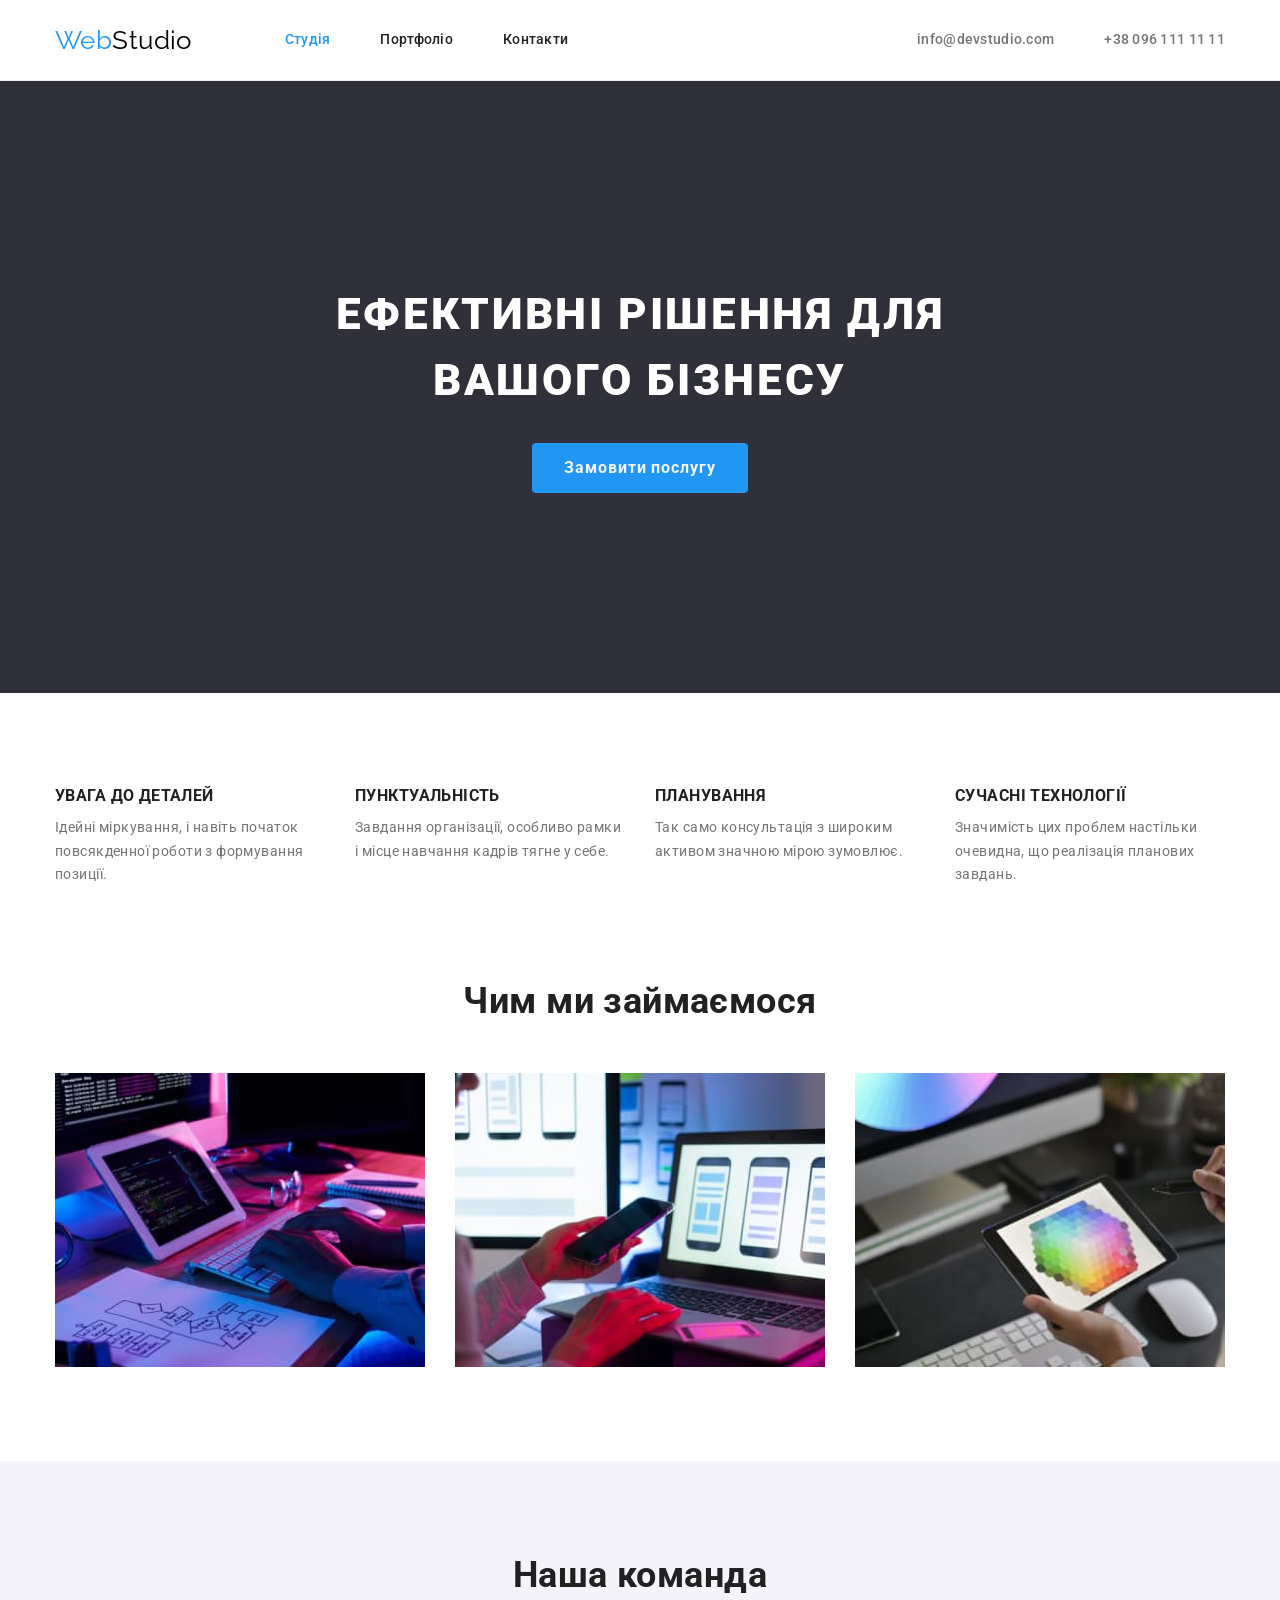
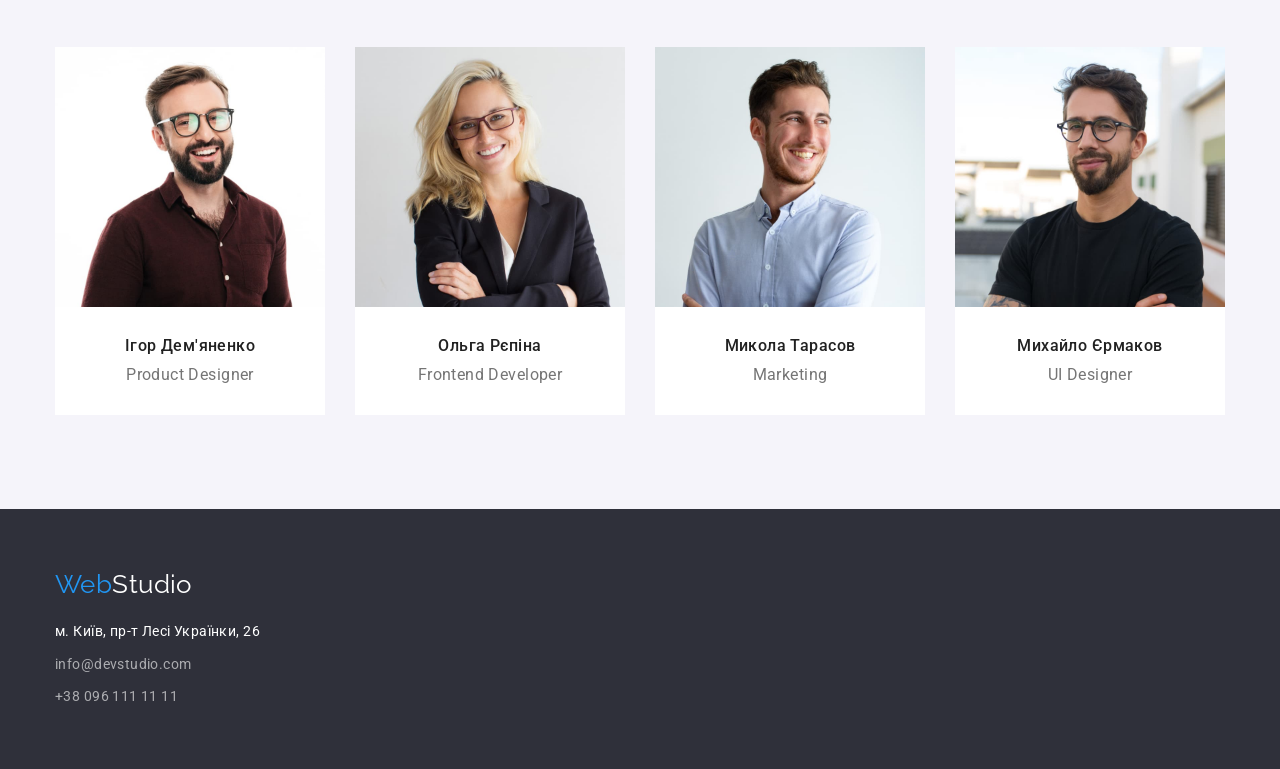
<file: index.html>
<!DOCTYPE html>
<html lang="uk">
  <head>
    <meta charset="UTF-8" />
    <meta http-equiv="X-UA-Compatible" content="IE=edge" />
    <meta name="viewport" content="width=device-width, initial-scale=1.0" />
    <link rel="preconnect" href="https://fonts.googleapis.com" />
    <link rel="preconnect" href="https://fonts.gstatic.com" crossorigin />
    <link
      href="https://fonts.googleapis.com/css2?family=Raleway:wght@700&family=Roboto:wght@400;500;700;900&display=swap"
      rel="stylesheet"
    />
    <link
      rel="stylesheet"
      href="https://cdnjs.cloudflare.com/ajax/libs/modern-normalize/1.1.0/modern-normalize.min.css"
      integrity="sha512-wpPYUAdjBVSE4KJnH1VR1HeZfpl1ub8YT/NKx4PuQ5NmX2tKuGu6U/JRp5y+Y8XG2tV+wKQpNHVUX03MfMFn9Q=="
      crossorigin="anonymous"
      referrerpolicy="no-referrer"
    />
    <link rel="stylesheet" href="./css/styles.css" />
    <title>Web-Studio</title>
  </head>
  <body>
    <header class="header">
      <div class="container header-conteiner">
        <a class="header-logo link" lang="en" href="./index.html"
          ><span class="subject">Web</span>Studio</a
        >
        <nav>
          <ul class="header-nav list">
            <li class="header-nav-item">
              <a class="header-link link current" href="./index.html">Студія</a>
            </li>
            <li class="header-nav-item">
              <a class="header-link link" href="./portfolio.html">Портфоліо</a>
            </li>
            <li class="header-nav-item"><a class="header-link link" href="#">Контакти</a></li>
          </ul>
        </nav>
        <ul class="header-list list">
          <li class="header-item">
            <a class="header-contact link" lang="en" href="mailto:info@devstudio.com"
              >info@devstudio.com</a
            >
          </li>
          <li class="header-item">
            <a class="header-contact link" href="tel:+380961111111">+38 096 111 11 11</a>
          </li>
        </ul>
      </div>
    </header>
    <main>
      <section class="hero">
        <h1 class="hero-title">Ефективні рішення для вашого бізнесу</h1>

        <button type="button" class="hero-btn">Замовити послугу</button>
      </section>

      <section class="benefits section">
        <div class="container">
          <h2 class="benefits-title visually-hidden">Переваги</h2>
          <ul class="benefits-list list">
            <li class="benefits-items">
              <h3 class="benefits-subtitle">Увага до деталей</h3>
              <p class="benefits-text">
                Ідейні міркування, і навіть початок повсякденної роботи з формування позиції.
              </p>
            </li>
            <li class="benefits-items">
              <h3 class="benefits-subtitle">Пунктуальність</h3>
              <p class="benefits-text">
                Завдання організації, особливо рамки і місце навчання кадрів тягне у себе.
              </p>
            </li>
            <li class="benefits-items">
              <h3 class="benefits-subtitle">Планування</h3>
              <p class="benefits-text">
                Так само консультація з широким активом значною мірою зумовлює.
              </p>
            </li>
            <li class="benefits-items">
              <h3 class="benefits-subtitle">Сучасні технології</h3>
              <p class="benefits-text">
                Значимість цих проблем настільки очевидна, що реалізація планових завдань.
              </p>
            </li>
          </ul>
        </div>
      </section>
      <section class="about section">
        <div class="container">
          <h2 class="about-title title">Чим ми займаємося</h2>
          <ul class="about-list list">
            <li class="about-item">
              <img
                src="./images/what-we-do1.jpg"
                alt="програмування на комп'ютері"
                width="370"
                height="294"
              />
            </li>
            <li class="about-item">
              <img
                src="./images/what-we-do2.jpg"
                alt="дизайн інтерфейсу"
                width="370"
                height="294"
              />
            </li>
            <li class="about-item">
              <img
                src="./images/what-we-do3.jpg"
                alt="палітра дизайнера"
                width="370"
                height="294"
              />
            </li>
          </ul>
        </div>
      </section>
      <section class="team section">
        <div class="container">
          <h2 class="team-title title">Наша команда</h2>
          <ul class="team-list list">
            <li class="team-item">
              <img
                src="./images/our-team-1.jpg"
                alt="фото Ігор Дем'яненко"
                width="270"
                height="260"
              />
              <div class="team-employee">
                <h3 class="team-subtitle">Ігор Дем'яненко</h3>
                <p class="team-text" lang="en">Product Designer</p>
              </div>
            </li>
            <li class="team-item">
              <img src="./images/our-team-2.jpg" alt="фото Ольга Рєпіна" width="270" height="260" />
              <div class="team-employee">
                <h3 class="team-subtitle">Ольга Рєпіна</h3>
                <p class="team-text" lang="en">Frontend Developer</p>
              </div>
            </li>
            <li class="team-item">
              <img
                src="./images/our-team-3.jpg"
                alt="фото Микола Тарасов"
                width="270"
                height="260"
              />
              <div class="team-employee">
                <h3 class="team-subtitle">Микола Тарасов</h3>
                <p class="team-text" lang="en">Marketing</p>
              </div>
            </li>
            <li class="team-item">
              <img
                src="./images/our-team-4.jpg"
                alt="фото Михайло Єрмаков"
                width="270"
                height="260"
              />
              <div class="team-employee">
                <h3 class="team-subtitle">Михайло Єрмаков</h3>
                <p class="team-text" lang="en">UI Designer</p>
              </div>
            </li>
          </ul>
        </div>
      </section>
    </main>
    <footer class="footer">
      <div class="container">
        <a class="footer-logo link" href="./index.html"><span class="subject">Web</span>Studio</a>
        <address class="adress">
          <ul class="adress-list list">
            <li class="adress-item">
              <a
                class="adress-link link"
                href="https://goo.gl/maps/CPtrU1FHBa2aNyZL9"
                target="_blank"
                rel="noopener noreferrer nofollow"
                >м. Київ, пр-т Лесі Українки, 26</a
              >
            </li>
            <li class="adress-item">
              <a class="adress-item-link link" lang="en" href="mailto:info@devstudio.com"
                >info@devstudio.com</a
              >
            </li>
            <li class="adress-item">
              <a class="adress-item-link link" href="tel:+380961111111">+38 096 111 11 11</a>
            </li>
          </ul>
        </address>
      </div>
    </footer>
  </body>
</html>
</file>
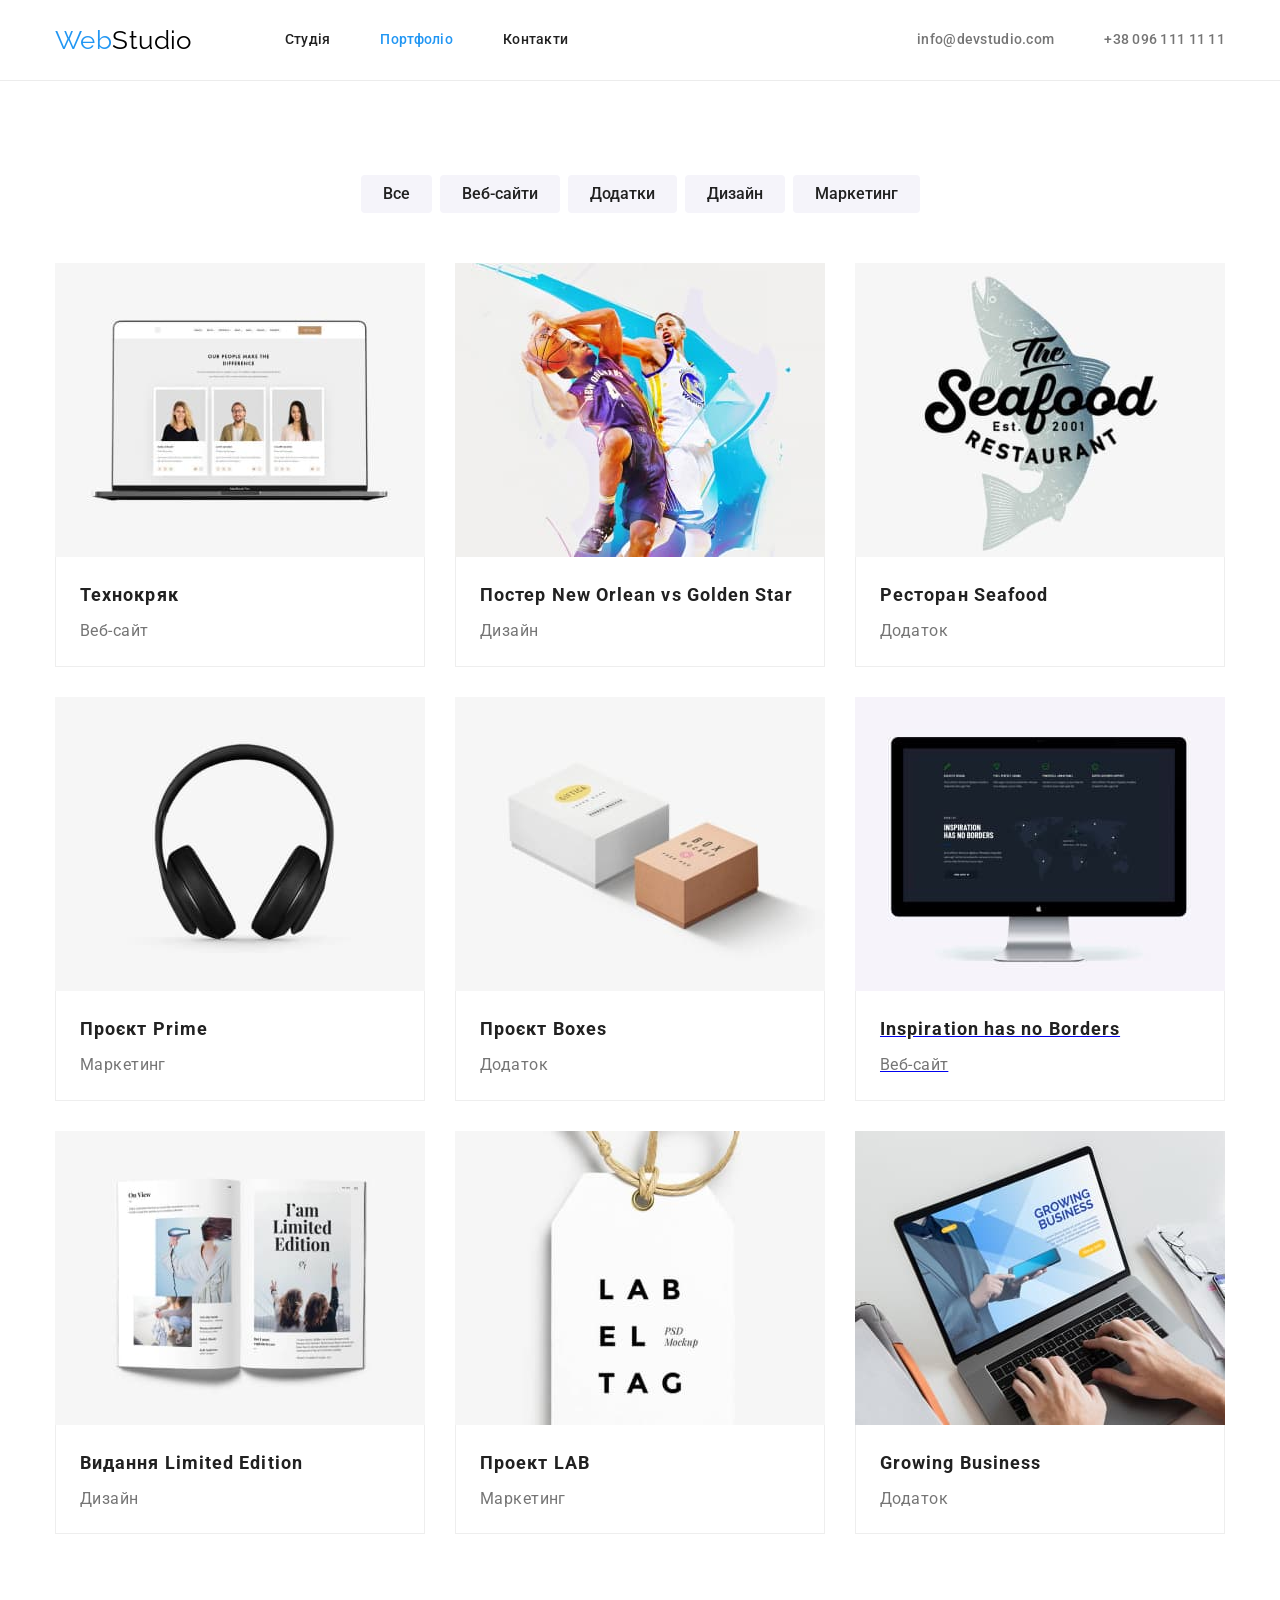
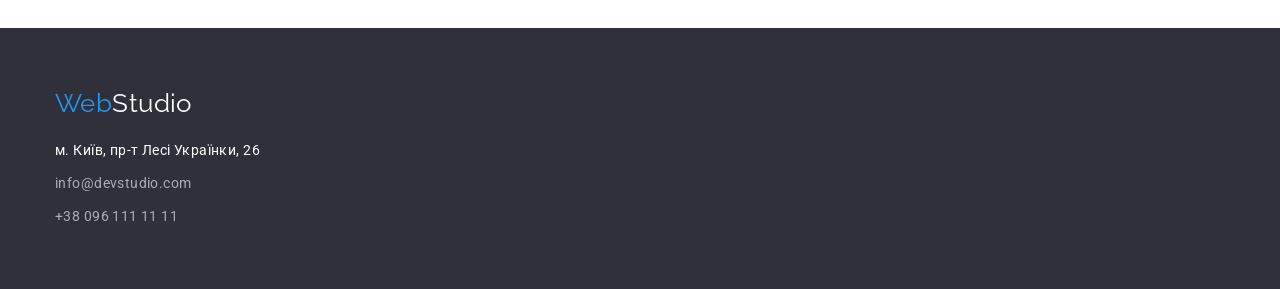
<file: portfolio.html>
<!DOCTYPE html>
<html lang="uk">
  <head>
    <meta charset="UTF-8" />
    <meta http-equiv="X-UA-Compatible" content="IE=edge" />
    <meta name="viewport" content="width=device-width, initial-scale=1.0" />
    <link rel="preconnect" href="https://fonts.googleapis.com" />
    <link rel="preconnect" href="https://fonts.gstatic.com" crossorigin />
    <link
      href="https://fonts.googleapis.com/css2?family=Raleway:wght@700&family=Roboto:wght@400;500;700;900&display=swap"
      rel="stylesheet"
    />
    <link
      rel="stylesheet"
      href="https://cdnjs.cloudflare.com/ajax/libs/modern-normalize/1.1.0/modern-normalize.min.css"
      integrity="sha512-wpPYUAdjBVSE4KJnH1VR1HeZfpl1ub8YT/NKx4PuQ5NmX2tKuGu6U/JRp5y+Y8XG2tV+wKQpNHVUX03MfMFn9Q=="
      crossorigin="anonymous"
      referrerpolicy="no-referrer"
    />
    <link rel="stylesheet" href="./css/styles.css" />
    <title>Portfolio</title>
  </head>
  <body>
    <header class="header">
      <div class="container header-conteiner">
        <a class="header-logo link" lang="en" href="./index.html"
          ><span class="subject">Web</span>Studio</a
        >
        <nav>
          <ul class="header-nav list">
            <li class="header-nav-item">
              <a class="header-link link" href="./index.html">Студія</a>
            </li>
            <li class="header-nav-item">
              <a class="header-link link current" href="./portfolio.html">Портфоліо</a>
            </li>
            <li class="header-nav-item"><a class="header-link link" href="#">Контакти</a></li>
          </ul>
        </nav>
        <ul class="header-list list">
          <li class="header-item">
            <a class="header-contact link" lang="en" href="mailto:info@devstudio.com"
              >info@devstudio.com</a
            >
          </li>
          <li class="header-item">
            <a class="header-contact link" href="tel:+380961111111">+38 096 111 11 11</a>
          </li>
        </ul>
      </div>
    </header>
    <main>
      <section class="portfolio section">
        <div class="container">
          <h1 class="visually-hidden">Портфоліо</h1>
          <ul class="portfolio-filter-list list">
            <li class="portfolio-filter">
              <button type="button" class="portfolio-btn">Все</button>
            </li>
            <li class="portfolio-filter">
              <button type="button" class="portfolio-btn">Веб-сайти</button>
            </li>
            <li class="portfolio-filter">
              <button type="button" class="portfolio-btn">Додатки</button>
            </li>
            <li class="portfolio-filter">
              <button type="button" class="portfolio-btn">Дизайн</button>
            </li>
            <li class="portfolio-filter">
              <button type="button" class="portfolio-btn">Маркетинг</button>
            </li>
          </ul>
          <ul class="portfolio-list list">
            <li class="portfolio-item link">
              <a href="#" target="_blank" rel="noopener noreferrer nofollow" class="link">
                <img
                  src="./images/portfolio-1.jpg"
                  alt="візуалізація сайту Текнокряк"
                  width="370"
                  height="294"
                />
                <div class="potrfolio-text">
                  <h2 class="portfolio-title">Технокряк</h2>
                  <p class="portfolio-subtitle">Веб-сайт</p>
                </div>
              </a>
            </li>
            <li class="portfolio-item">
              <a href="#" target="_blank" rel="noopener noreferrer nofollow" class="link">
                <img
                  src="./images/portfolio-2.jpg"
                  alt="постер для баскетбольної команди"
                  width="370"
                  height="294"
                />
                <div class="potrfolio-text">
                  <h2 class="portfolio-title">Постер New Orlean vs Golden Star</h2>
                  <p class="portfolio-subtitle">Дизайн</p>
                </div>
              </a>
            </li>
            <li class="portfolio-item">
              <a
                href="#"
                target="_blank"
                rel="noopener noreferrer nofollow"
                class="link"
                class="link"
              >
                <img
                  src="./images/portfolio-3.jpg"
                  alt="логоти для додатку рибного ресторану"
                  width="370"
                  height="294"
                />
                <div class="potrfolio-text">
                  <h2 class="portfolio-title">Ресторан Seafood</h2>
                  <p class="portfolio-subtitle">Додаток</p>
                </div>
              </a>
            </li>
            <li class="portfolio-item">
              <a href="#" target="_blank" rel="noopener noreferrer nofollow" class="link">
                <img src="./images/portfolio-4.jpg" alt="навушники" width="370" height="294" />
                <div class="potrfolio-text">
                  <h2 class="portfolio-title">Проєкт Prime</h2>
                  <p class="portfolio-subtitle">Маркетинг</p>
                </div>
              </a>
            </li>
            <li class="portfolio-item">
              <a href="#" target="_blank" rel="noopener noreferrer nofollow" class="link">
                <img
                  src="./images/portfolio-5.jpg"
                  alt="візуалізація логотипу конмпанії на коробці"
                  width="370"
                  height="294"
                />
                <div class="potrfolio-text">
                  <h2 class="portfolio-title">Проєкт Boxes</h2>
                  <p class="portfolio-subtitle">Додаток</p>
                </div>
              </a>
            </li>
            <li class="portfolio-item">
              <a href="#" target="_blank" rel="noopener noreferrer nofollow">
                <img
                  src="./images/portfolio-6.jpg"
                  alt="візуалізація головної сторінки сайту компанії"
                  width="370"
                  height="294"
                />
                <div class="potrfolio-text">
                  <h2 class="portfolio-title">Inspiration has no Borders</h2>
                  <p class="portfolio-subtitle">Веб-сайт</p>
                </div>
              </a>
            </li>
            <li class="portfolio-item">
              <a href="#" target="_blank" rel="noopener noreferrer nofollow" class="link">
                <img
                  src="./images/portfolio-7.jpg"
                  alt="розворот сторінок журналу"
                  width="370"
                  height="294"
                />
                <div class="potrfolio-text">
                  <h2 class="portfolio-title">Видання Limited Edition</h2>
                  <p class="portfolio-subtitle">Дизайн</p>
                </div>
              </a>
            </li>
            <li class="portfolio-item">
              <a href="#" target="_blank" rel="noopener noreferrer nofollow" class="link">
                <img
                  src="./images/portfolio-8.jpg"
                  alt="логотип компанії"
                  width="370"
                  height="294"
                />
                <div class="potrfolio-text">
                  <h2 class="portfolio-title">Проект LAB</h2>
                  <p class="portfolio-subtitle">Маркетинг</p>
                </div>
              </a>
            </li>
            <li class="portfolio-item">
              <a href="#" target="_blank" rel="noopener noreferrer nofollow" class="link">
                <img
                  src="./images/portfolio-9.jpg"
                  alt="візуалізація головної сторінки сайту"
                  width="370"
                  height="294"
                />
                <div class="potrfolio-text">
                  <h2 class="portfolio-title">Growing Business</h2>
                  <p class="portfolio-subtitle">Додаток</p>
                </div>
              </a>
            </li>
          </ul>
        </div>
      </section>
    </main>
    <footer class="footer">
      <div class="container">
        <a class="footer-logo link" href="./index.html"><span class="subject">Web</span>Studio</a>
        <address class="adress">
          <ul class="adress-list list">
            <li class="adress-item">
              <a
                class="adress-link link"
                href="https://goo.gl/maps/CPtrU1FHBa2aNyZL9"
                target="_blank"
                rel="noopener noreferrer nofollow"
                >м. Київ, пр-т Лесі Українки, 26</a
              >
            </li>
            <li class="adress-item">
              <a class="adress-item-link link" lang="en" href="mailto:info@devstudio.com"
                >info@devstudio.com</a
              >
            </li>
            <li class="adress-item">
              <a class="adress-item-link link" href="tel:+380961111111">+38 096 111 11 11</a>
            </li>
          </ul>
        </address>
      </div>
    </footer>
  </body>
</html>
</file>
<file: css/styles.css>
:root {
  --text-colour: #757575;
  --primaty-header-colour: #212121;
  --secondary-header-colour: #ffffff;
  --accent-colour: #2196f3;
  --primary-backround-colour: #ffffff;
  --secondary-backround-colour: #f5f4fa;
  --logo-colour: #000000;
  --gap: 30px;
}
p,
h1,
h2,
h3,
h4,
h5,
h6 {
  margin: 0;
}
ul {
  margin: 0;
  padding-left: 0;
}
body {
  font-family: 'Roboto', sans-serif;
  font-size: 14px;
  letter-spacing: 0.03em;
  color: var(--text-colour);
  background-color: var(--backround-colour);
}
img {
  display: block;
  max-width: 100%;
  height: auto;
}
.list {
  list-style: none;
}
.link {
  text-decoration: none;
}
.title {
  margin-bottom: 50px;

  font-size: 36px;
  line-height: 1.16;
  text-align: center;
  color: var(--primaty-header-colour);
}
.visually-hidden {
  position: absolute;
  white-space: nowrap;
  width: 1px;
  height: 1px;
  overflow: hidden;
  border: 0;
  padding: 0;
  clip: rect(0 0 0 0);
  clip-path: inset(50%);
  margin: -1px;
}
.container {
  width: 1200px;
  margin-left: auto;
  margin-right: auto;
  padding-left: 15px;
  padding-right: 15px;
}
.section {
  padding: 94px 0;
}

/* --------------------------------------STUDIO----------------------------------------------- */
/* ---------------------------HEADER--------------------------- */
.header {
  border-bottom-width: 1px;
  border-bottom-style: solid;
  border-bottom-color: #ececec;
}
.header-conteiner {
  display: flex;
  align-items: center;
}

.header-nav,
.header-list {
  display: flex;
  column-gap: 50px;
}
.header-list {
  margin-left: auto;
}
.header-logo {
  margin-right: 93px;
}
.header-logo,
.footer-logo {
  font-family: 'Raleway', sans-serif;
  font-size: 26px;
  line-height: 1.19;
  color: var(--logo-colour);
}
.header-contacts {
  margin-left: auto;
}
.header-link,
.header-contact {
  display: block;
  padding: 32px 0;

  font-weight: 500;
  line-height: 1.14;
  letter-spacing: 0.02em;
  color: var(--primaty-header-colour);
}
.header-contact {
  color: var(--text-colour);
}
.header-link:hover,
.header-link:focus,
.header-contact:hover,
.header-contact:focus,
.adress-link:hover,
.adress-link:focus,
.adress-item-link:hover,
.adress-item-link:focus,
.subject,
.current {
  color: var(--accent-colour);
}

/* ---------------------------HERO-------------------------- */
.hero {
  background-color: #2f303a;
  padding: 200px 0;
}

.hero-title {
  margin: 0 auto;
  margin-bottom: 30px;

  max-width: 696px;

  font-weight: 900;
  font-size: 44px;
  line-height: 1.5;
  text-align: center;
  letter-spacing: 0.06em;
  text-transform: uppercase;
  color: var(--secondary-header-colour);
}

.hero-btn {
  display: block;
  margin: 0 auto;

  min-width: 216px;
  height: 50px;
  border: none;
  border-radius: 4px;

  font-family: inherit;
  font-weight: 700;
  font-size: 16px;
  line-height: 1.8;
  letter-spacing: 0.06em;
  color: var(--secondary-backround-colour);
  background-color: var(--accent-colour);

  cursor: pointer;
}

.hero-btn:hover,
.hero-btn:focus {
  background-color: #188ce8;

  box-shadow: 0px 4px 4px rgba(0, 0, 0, 0.15);
}
/* ---------------------------BENEFITS-------------------------- */
.benefits-list {
  display: flex;
  column-gap: var(--gap);
}
.benefits-items {
  flex-basis: calc((100% - 90px) / 4);
}
.benefits-subtitle {
  margin-bottom: 10px;
  line-height: 1.14;
  text-transform: uppercase;
  color: var(--primaty-header-colour);
}
.benefits-text {
  line-height: 1.71;
}

/* ---------------------------ABOUT-------------------------- */
.about-list,
.team-list {
  display: flex;
  column-gap: var(--gap);
  justify-content: space-between;
}
.about {
  padding-top: 0;
}
/* ---------------------------TEAM------------------------- */
.team {
  background-color: var(--secondary-backround-colour);
}
.team-item {
  background-color: var(--primary-backround-colour);
}
.team-employee {
  padding: 30px;
}
.team-subtitle {
  margin-bottom: 10px;
  font-weight: 500;
  font-size: 16px;
  line-height: 1.18;
  text-align: center;
  color: var(--primaty-header-colour);
}
.team-text {
  font-size: 16px;
  line-height: 1.18;
  text-align: center;
}
/* ---------------------------FOOTER------------------------- */
.footer {
  background-color: #2f303a;
  padding: 60px 0;
}
.footer-logo {
  color: var(--secondary-header-colour);
}
.adress {
  margin-top: 20px;
}
.adress-item:not(:last-child) { 
  margin-bottom: 9px;
}
.adress-link,
.adress-item-link {
  font-style: normal;
  line-height: 1.71;
  color: var(--secondary-header-colour);
}
.adress-item-link {
  color: rgba(255, 255, 255, 0.6);
}

/* --------------------------------------PORTFOLIO----------------------------------------------- */
.portfolio-filter-list {
  display: flex;
  justify-content: center;
}
.portfolio-filter:not(:last-child) {
  margin-right: 8px;
}
.portfolio-btn {
  height: 38px;
  border: none;
  border-radius: 4px;
  padding: 6px 22px;

  font-family: inherit;
  font-style: normal;
  font-weight: 500;
  font-size: 16px;
  line-height: 1.62;
  text-align: center;
  color: var(--primaty-header-colour);
  background-color: var(--secondary-backround-colour);
  cursor: pointer;
}
.portfolio-btn:hover,
.portfolio-btn:focus {
  background-color: var(--accent-colour);
  color: var(--secondary-header-colour);
}
.portfolio-list {
  display: flex;
  gap: var(--gap);
  flex-wrap: wrap;
  justify-content: center;
}
.portfolio-item {
  flex-basis: calc((100% - 60px) / 3);
}
.potrfolio-text {
  border: 1px solid #eeeeee;
  border-top: 0;
}
.portfolio-title {
  margin-bottom: 4px;

  font-style: normal;
  font-size: 18px;
  line-height: 2;
  letter-spacing: 0.06em;
  color: var(--primaty-header-colour);
}
.portfolio-subtitle {
  font-size: 16px;
  line-height: 1.8;
  color: var(--text-colour);
}
.portfolio-filter-list {
  margin-bottom: 50px;
}
.potrfolio-text {
  padding: 20px 24px;
}
</file>
